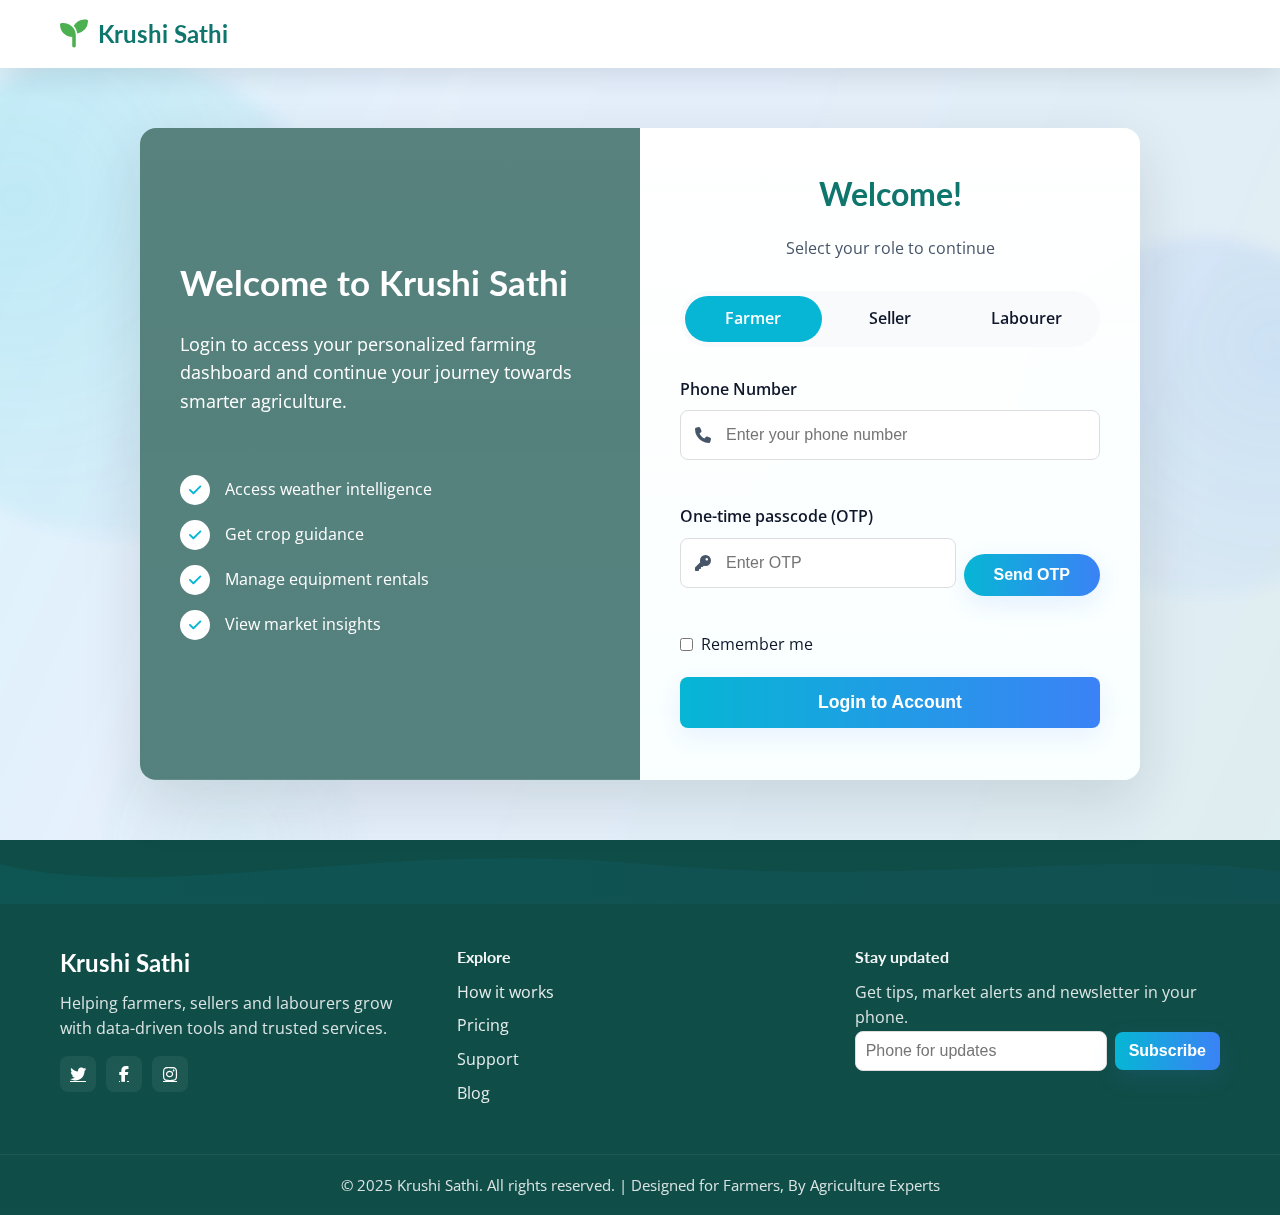
<file: login.html>
<!DOCTYPE html>
<html lang="en">
<head>
    <meta charset="UTF-8">
    <meta name="viewport" content="width=device-width, initial-scale=1.0">
    <title>Login - Krushi Sathi</title>
    <link rel="stylesheet" href="https://fonts.googleapis.com/css2?family=Open+Sans:wght@300;400;600;700&family=Lato:wght@300;400;700&display=swap">
    <link rel="stylesheet" href="https://cdnjs.cloudflare.com/ajax/libs/font-awesome/6.4.0/css/all.min.css">
    <style>
        :root {
            --primary-green: #0f766e;
            --secondary-green: #06b6d4;
            --light-green: #e6fffa;
            --lighter-green: #f8fafc;
            --accent-orange: #fb923c;
            --accent-blue: #3b82f6;
            --btn-gradient-start: #06b6d4;
            --btn-gradient-end: #3b82f6;
            --dark-text: #0f172a;
            --light-text: #475569;
            --white: #ffffff;
            --shadow: 0 6px 30px rgba(15, 23, 42, 0.12);
            --transition: all 0.28s cubic-bezier(.2,.9,.2,1);
        }
        
        * {
            margin: 0;
            padding: 0;
            box-sizing: border-box;
        }
        
        body {
            font-family: 'Open Sans', sans-serif;
            color: var(--dark-text);
            line-height: 1.6;
            overflow-x: hidden;
            background-color: var(--lighter-green);
            display: flex;
            flex-direction: column;
            min-height: 100vh;
        }
        
        h1, h2, h3, h4, h5 {
            font-family: 'Lato', sans-serif;
            font-weight: 700;
            margin-bottom: 1rem;
            color: var(--primary-green);
        }
        
        .container {
            width: 100%;
            max-width: 1200px;
            margin: 0 auto;
            padding: 0 20px;
        }
        
        .btn {
            display: inline-block;
            padding: 12px 30px;
            border-radius: 50px;
            text-decoration: none;
            font-weight: 600;
            transition: var(--transition);
            cursor: pointer;
            border: none;
            font-size: 1rem;
        }
        
        .btn-primary {
            background: linear-gradient(90deg, var(--btn-gradient-start), var(--btn-gradient-end));
            color: var(--white);
            box-shadow: 0 8px 24px rgba(59,130,246,0.12);
        }

        .btn-primary:hover {
            transform: translateY(-4px) scale(1.02);
            box-shadow: 0 14px 36px rgba(59,130,246,0.14);
            filter: brightness(1.02);
        }
        
        /* Header Styles */
        header {
            background: var(--white);
            box-shadow: var(--shadow);
            width: 100%;
            top: 0;
            z-index: 1000;
        }
        
        .header-container {
            display: flex;
            justify-content: space-between;
            align-items: center;
            padding: 15px 20px;
        }
        
        .logo {
            display: flex;
            align-items: center;
        }
        
        .logo-text {
            font-family: 'Lato', sans-serif;
            font-size: 1.5rem;
            font-weight: 700;
            color: var(--primary-green);
        }
        
        /* Animated Background */
        .bg-visuals {
            position: fixed;
            inset: 0;
            z-index: -1;
            overflow: hidden;
            pointer-events: none;
        }

        .bg-visuals .grad {
            position: absolute;
            inset: -20% -10% -20% -10%;
            background: linear-gradient(120deg, rgba(6,182,212,0.12), rgba(59,130,246,0.08) 35%, rgba(15,118,110,0.10));
            filter: blur(18px) saturate(135%);
            transform: rotate(-6deg) translateZ(0);
            animation: slowShift 12s ease-in-out infinite;
            opacity: 1;
        }

        .bg-visuals .orb { 
            position: absolute; 
            border-radius: 50%; 
            filter: blur(8px); 
            opacity: 0.34; 
        }
        
        .bg-visuals .orb.o1 { 
            width: 480px; 
            height: 480px; 
            background: radial-gradient(circle at 30% 30%, rgba(6,182,212,0.42), rgba(6,182,212,0.06)); 
            left: -10%; 
            top: 6%; 
            animation: orbFloat 18s linear infinite; 
        }
        
        .bg-visuals .orb.o2 { 
            width: 360px; 
            height: 360px; 
            background: radial-gradient(circle at 70% 30%, rgba(59,130,246,0.36), rgba(59,130,246,0.06)); 
            right: -8%; 
            top: 26%; 
            animation: orbFloat 22s linear infinite reverse; 
        }
        
        .bg-visuals .orb.o3 { 
            width: 260px; 
            height: 260px; 
            background: radial-gradient(circle at 50% 50%, rgba(127,211,198,0.28), rgba(127,211,198,0.04)); 
            left: 8%; 
            bottom: -8%; 
            animation: orbFloat 20s linear infinite; 
        }

        @keyframes slowShift { 
            0% { transform: translateX(-2%) rotate(-6deg); } 
            50% { transform: translateX(2%) rotate(-6deg); } 
            100% { transform: translateX(-2%) rotate(-6deg); } 
        }
        
        @keyframes orbFloat { 
            0% { transform: translateY(0) scale(1); } 
            50% { transform: translateY(-28px) scale(1.03); } 
            100% { transform: translateY(0) scale(1); } 
        }

        @media (prefers-reduced-motion: reduce) {
            .bg-visuals .grad, .bg-visuals .orb { 
                animation: none !important; 
                filter: none; 
            }
        }
        
        /* Login Section */
        .login-section {
            flex: 1;
            display: flex;
            align-items: center;
            justify-content: center;
            padding: 60px 0;
        }
        
        .login-container {
            display: flex;
            width: 100%;
            max-width: 1000px;
            min-height: 550px;
            background: linear-gradient(180deg, rgba(255,255,255,0.98), rgba(250,255,255,0.96));
            border-radius: 16px;
            overflow: hidden;
            box-shadow: 0 20px 60px rgba(6,24,24,0.12);
            position: relative;
        }
        
        .login-left {
            flex: 1;
            background: linear-gradient(rgba(6,70,64,0.68), rgba(6,70,64,0.68)), 
                        url('https://images.unsplash.com/photo-1625246335525-6215c0345729?ixlib=rb-4.0.3&auto=format&fit=crop&w=1770&q=80');
            background-size: cover;
            background-position: center;
            color: var(--white);
            padding: 40px;
            display: flex;
            flex-direction: column;
            justify-content: center;
        }
        
        .login-left h2 {
            color: var(--white);
            font-size: 2.2rem;
            margin-bottom: 20px;
        }
        
        .login-left p {
            margin-bottom: 30px;
            font-size: 1.1rem;
        }
        
        .login-features {
            list-style: none;
            margin-top: 30px;
        }
        
        .login-features li {
            margin-bottom: 15px;
            display: flex;
            align-items: center;
        }
        
        .login-features i {
            color: var(--secondary-green);
            background: var(--white);
            width: 30px;
            height: 30px;
            border-radius: 50%;
            display: flex;
            align-items: center;
            justify-content: center;
            margin-right: 15px;
            font-size: 14px;
        }
        
        .login-right {
            flex: 1;
            padding: 40px;
            display: flex;
            flex-direction: column;
            justify-content: center;
        }
        
        .form-header {
            text-align: center;
            margin-bottom: 30px;
        }
        
        .form-header h2 {
            font-size: 2rem;
            color: var(--primary-green);
        }
        
        .form-header p {
            color: var(--light-text);
            margin-top: 8px;
        }
        
        .form-toggle {
            display: flex;
            background: var(--lighter-green);
            border-radius: 50px;
            margin-bottom: 30px;
            padding: 5px;
        }
        
        .form-toggle-btn {
            flex: 1;
            padding: 10px;
            text-align: center;
            cursor: pointer;
            border-radius: 50px;
            transition: var(--transition);
            font-weight: 600;
        }
        
        .form-toggle-btn.active {
            background: var(--secondary-green);
            color: var(--white);
        }
        
        .form-toggle-btn:hover:not(.active) {
            background: rgba(6,182,212,0.1);
        }
        
        .form-group {
            margin-bottom: 20px;
        }
        
        .form-group label {
            display: block;
            margin-bottom: 8px;
            font-weight: 600;
            color: var(--dark-text);
        }
        
        .form-control {
            width: 100%;
            padding: 15px;
            border: 1px solid #ddd;
            border-radius: 8px;
            font-size: 1rem;
            transition: var(--transition);
        }
        
        .form-control:focus {
            border-color: var(--secondary-green);
            outline: none;
            box-shadow: 0 6px 30px rgba(6,182,212,0.08), 0 0 0 6px rgba(6,182,212,0.06);
        }
        
        .input-with-icon {
            position: relative;
        }
        
        .input-with-icon i {
            position: absolute;
            left: 15px;
            top: 50%;
            transform: translateY(-50%);
            color: var(--light-text);
        }
        
        .input-with-icon .form-control {
            padding-left: 45px;
        }
        
        .remember-forgot {
            display: flex;
            justify-content: space-between;
            align-items: center;
            margin-bottom: 20px;
        }
        
        .remember-me {
            display: flex;
            align-items: center;
        }
        
        .remember-me input {
            margin-right: 8px;
        }
        
        .forgot-password {
            color: var(--btn-gradient-start);
            text-decoration: none;
            font-weight: 600;
        }

        .forgot-password:hover {
            text-decoration: underline;
        }
        
        .submit-btn {
            width: 100%;
            padding: 15px;
            background: linear-gradient(90deg, var(--btn-gradient-start), var(--btn-gradient-end));
            color: var(--white);
            border: none;
            border-radius: 8px;
            font-size: 1.1rem;
            font-weight: 600;
            cursor: pointer;
            transition: var(--transition);
            box-shadow: 0 8px 24px rgba(59,130,246,0.10);
        }

        .submit-btn:hover {
            transform: translateY(-3px);
            filter: brightness(1.03);
            box-shadow: 0 12px 32px rgba(59,130,246,0.15);
        }
        
        .signup-link {
            text-align: center;
            margin-top: 20px;
            color: var(--light-text);
        }
        
        .signup-link a {
            color: var(--secondary-green);
            text-decoration: none;
            font-weight: 600;
        }
        
        .signup-link a:hover {
            text-decoration: underline;
        }
        
        /* Footer */
        footer {
            margin-top: auto;
        }

        .footer-wave svg { display:block; width:100%; height:64px; }

        .site-footer { background: linear-gradient(180deg, rgba(6,70,64,0.96), rgba(6,70,64,0.96)); color: var(--white); }
        .footer-inner { display:flex; gap:32px; padding:40px 20px; align-items:flex-start; }
        .footer-col { flex:1; }
        .footer-brand h3 { font-size:1.5rem; margin-bottom:8px; color:var(--white); }
        .muted { color: rgba(255,255,255,0.85); }
        .socials { margin-top:14px; display:flex; gap:10px; }
        .social { display:inline-flex; width:36px; height:36px; align-items:center; justify-content:center; border-radius:8px; background: rgba(255,255,255,0.06); color:var(--white); transition:var(--transition); }
        .social:hover { transform:translateY(-3px); background: rgba(255,255,255,0.10); }

        .footer-links h4, .footer-newsletter h4 { color: rgba(255,255,255,0.95); margin-bottom:10px; }
        .footer-links ul { list-style:none; padding:0; margin:0; }
        .footer-links li { margin-bottom:8px; }
        .footer-links a { color: rgba(255,255,255,0.9); text-decoration:none; }
        .footer-links a:hover { text-decoration:underline; }

        .footer-bottom { padding: 18px 20px; border-top: 1px solid rgba(255,255,255,0.06); text-align:center; font-size:0.95rem; color: rgba(255,255,255,0.85); }

        @media (max-width: 900px) {
            .footer-inner { flex-direction:column; gap:20px; }
        }
        
        /* Responsive Design */
        @media (max-width: 992px) {
            .login-container {
                flex-direction: column;
                max-width: 600px;
            }
            
            .login-left {
                display: none;
            }
        }
        
        @media (max-width: 768px) {
            .remember-forgot {
                flex-direction: column;
                align-items: flex-start;
                gap: 10px;
            }
            
            .form-toggle-btn {
                font-size: 0.9rem;
                padding: 8px;
            }
        }
        
        @media (max-width: 480px) {
            .login-right {
                padding: 25px;
            }
            
            .form-header h2 {
                font-size: 1.8rem;
            }
        }

        /* Inline error styling & small animations */
        .field-error {
            margin-top: 8px;
            color: #c53030; /* red-600 */
            font-size: 0.9rem;
            min-height: 1.1em;
            opacity: 0.95;
        }

        .reveal {
            animation: revealUp .28s cubic-bezier(.2,.9,.2,1);
        }

        @keyframes revealUp {
            from { transform: translateY(6px); opacity: 0; }
            to { transform: translateY(0); opacity: 1; }
        }

        /* Submit button spinner */
        .submit-btn { position: relative; overflow: hidden; }
        .btn-spinner {
            position: absolute;
            right: 14px;
            top: 50%;
            width: 18px;
            height: 18px;
            margin-top: -9px;
            border-radius: 50%;
            border: 2px solid rgba(255,255,255,0.22);
            border-top-color: rgba(255,255,255,0.95);
            opacity: 0;
            transform: scale(0.9);
            transition: opacity .18s ease, transform .18s ease;
        }
        .btn-spinner.active { opacity: 1; transform: scale(1); }
        .submit-btn.success { background: linear-gradient(90deg,#10b981,#06b6d4); }

        @media (prefers-reduced-motion: reduce) {
            .reveal, .btn-spinner, .submit-btn { animation: none !important; transition: none !important; }
        }
    </style>
</head>
<body>
    <div class="bg-visuals" aria-hidden="true">
        <div class="grad"></div>
        <div class="orb o1"></div>
        <div class="orb o2"></div>
        <div class="orb o3"></div>
    </div>

    <!-- Header -->
    <header>
        <div class="container header-container">
            <div class="logo">
                <i class="fas fa-seedling" style="color: #4CAF50; font-size: 28px; margin-right: 10px;"></i>
                <span class="logo-text">Krushi Sathi</span>
            </div>
            
            <div class="auth-buttons">
                <!-- sign-up removed as requested -->
            </div>
        </div>
    </header>

    <!-- Login Section -->
    <section class="login-section">
        <div class="login-container">
            <div class="login-left">
                <h2>Welcome to Krushi Sathi</h2>
                <p>Login to access your personalized farming dashboard and continue your journey towards smarter agriculture.</p>
                
                <ul class="login-features">
                    <li><i class="fas fa-check"></i> Access weather intelligence</li>
                    <li><i class="fas fa-check"></i> Get crop guidance</li>
                    <li><i class="fas fa-check"></i> Manage equipment rentals</li>
                    <li><i class="fas fa-check"></i> View market insights</li>
                </ul>
            </div>
            
            <div class="login-right">
                <div class="form-header">
                    <h2 id="welcomeTitle">Welcome!</h2>
                    <p id="welcomeSubtitle">Select your role to continue</p>
                </div>
                
                <div class="form-toggle roles">
                    <div class="form-toggle-btn role active" data-role="farmer">Farmer</div>
                    <div class="form-toggle-btn role" data-role="seller">Seller</div>
                    <div class="form-toggle-btn role" data-role="labourer">Labourer</div>
                </div>
                
                <form id="loginForm">
                    <div class="form-group">
                        <label for="phone">Phone Number</label>
                        <div class="input-with-icon">
                            <i class="fas fa-phone"></i>
                            <input type="tel" class="form-control" id="phone" placeholder="Enter your phone number" required aria-required="true" aria-describedby="phoneError">
                        </div>
                        <div id="phoneError" class="field-error" aria-live="polite"></div>
                    </div>
                    
                    <!-- Seller-specific input -->
                    <div class="form-group" id="sellerInfo" style="display:none;">
                        <label for="shop">Shop / Business Name</label>
                        <div class="input-with-icon">
                            <i class="fas fa-store"></i>
                            <input type="text" class="form-control" id="shop" placeholder="Enter your shop or business name" aria-describedby="shopError">
                        </div>
                        <div id="shopError" class="field-error" aria-live="polite"></div>
                    </div>

                    <!-- Labourer-specific input -->
                    <div class="form-group" id="labourerInfo" style="display:none;">
                        <label for="skill">Location</label>
                        <div class="input-with-icon">
                            <i class="fas fa-hammer"></i>
                            <input type="text" class="form-control" id="skill" placeholder="Enter primary location" aria-describedby="skillError">
                        </div>
                        <div id="skillError" class="field-error" aria-live="polite"></div>
                    </div>
                    
                    <!-- OTP flow replaces password -->
                    <div class="form-group otp-row">
                        <label for="phone">One-time passcode (OTP)</label>
                        <div style="display:flex;gap:8px;align-items:center;">
                            <div style="flex:1; position:relative;">
                                <div class="input-with-icon">
                                    <i class="fas fa-key"></i>
                                    <input type="text" class="form-control" id="otp" placeholder="Enter OTP" inputmode="numeric" aria-describedby="otpError" style="padding-left:45px;">
                                </div>
                                <div id="otpError" class="field-error" aria-live="polite"></div>
                            </div>
                            <div style="min-width:130px;display:flex;flex-direction:column;gap:6px;">
                                <button type="button" class="btn btn-primary" id="sendOtpBtn">Send OTP</button>
                                <button type="button" class="btn" id="resendOtpBtn" style="display:none;">Resend</button>
                                <div id="otpCountdown" style="font-size:0.9rem;color:var(--light-text);text-align:center;display:none;">01:00</div>
                            </div>
                        </div>
                    </div>

                    <div class="remember-forgot">
                        <div class="remember-me">
                            <input type="checkbox" id="remember">
                            <label for="remember">Remember me</label>
                        </div>
                        <!-- Forgot Password removed -->
                    </div>
                    
                    <button type="submit" class="submit-btn" id="submitBtn">
                        <span class="btn-label">Login to Account</span>
                        <span class="btn-spinner" aria-hidden="true"></span>
                    </button>
                    <div id="devStatus" aria-live="polite" style="margin-top:12px;color:rgba(6,70,64,0.9);font-size:0.95rem;"></div>
                </form>
                
                <!-- signup link intentionally removed -->
            </div>
        </div>
    </section>

    <!-- Footer -->
    <footer class="site-footer" aria-labelledby="footerTitle">
        <!-- wave divider -->
        <div class="footer-wave" aria-hidden="true">
            <svg viewBox="0 0 1200 80" preserveAspectRatio="none" xmlns="http://www.w3.org/2000/svg">
                <path d="M0,30 C150,80 350,0 600,30 C850,60 1050,10 1200,40 L1200,100 L0,100 Z" fill="url(#g)" />
                <defs>
                    <linearGradient id="g" x1="0%" x2="100%">
                        <stop offset="0%" stop-color="#06b6d4" stop-opacity="0.08" />
                        <stop offset="100%" stop-color="#3b82f6" stop-opacity="0.06" />
                    </linearGradient>
                </defs>
            </svg>
        </div>

        <div class="footer-inner container">
            <div class="footer-col footer-brand">
                <h3 id="footerTitle">Krushi Sathi</h3>
                <p class="muted">Helping farmers, sellers and labourers grow with data-driven tools and trusted services.</p>
                <div class="socials" aria-label="Social links">
                    <a href="#" class="social" aria-label="Twitter"><i class="fab fa-twitter"></i></a>
                    <a href="#" class="social" aria-label="Facebook"><i class="fab fa-facebook-f"></i></a>
                    <a href="#" class="social" aria-label="Instagram"><i class="fab fa-instagram"></i></a>
                </div>
            </div>

            <div class="footer-col footer-links" aria-label="Helpful links">
                <h4>Explore</h4>
                <ul>
                    <li><a href="#">How it works</a></li>
                    <li><a href="#">Pricing</a></li>
                    <li><a href="#">Support</a></li>
                    <li><a href="#">Blog</a></li>
                </ul>
            </div>

            <div class="footer-col footer-newsletter" aria-label="Stay up to date">
                <h4>Stay updated</h4>
                <p class="muted">Get tips, market alerts and newsletter in your phone.</p>
                <form class="small-form" onsubmit="event.preventDefault(); alert('Thanks — this is a demo');">
                    <div style="display:flex;gap:8px;align-items:center;">
                        <input type="tel" placeholder="Phone for updates" class="form-control" style="flex:1;padding:10px;border-radius:8px;" aria-label="Phone for updates">
                        <button class="btn btn-primary" style="padding:10px 14px;border-radius:8px;">Subscribe</button>
                    </div>
                </form>
            </div>
        </div>

        <div class="footer-bottom">
            <div class="container">
                <p>&copy; 2025 Krushi Sathi. All rights reserved. | Designed for Farmers, By Agriculture Experts</p>
            </div>
        </div>
    </footer>

    <script>
        // Role Selector
        const roleButtons = document.querySelectorAll('.form-toggle.roles .role');
        const loginForm = document.getElementById('loginForm');
        const welcomeTitle = document.getElementById('welcomeTitle');
        const welcomeSubtitle = document.getElementById('welcomeSubtitle');
        const sellerInfo = document.getElementById('sellerInfo');
        const labourerInfo = document.getElementById('labourerInfo');
        const shopInput = document.getElementById('shop');
        const skillInput = document.getElementById('skill');
    const phoneInput = document.getElementById('phone');
    const submitBtn = document.getElementById('submitBtn');
        const btnLabel = submitBtn.querySelector('.btn-label');
        const btnSpinner = submitBtn.querySelector('.btn-spinner');
    const otpInput = document.getElementById('otp');
    const sendOtpBtn = document.getElementById('sendOtpBtn');
    const resendOtpBtn = document.getElementById('resendOtpBtn');
    const otpCountdown = document.getElementById('otpCountdown');
        
        let selectedRole = 'farmer';

        roleButtons.forEach(btn => btn.addEventListener('click', function() {
            roleButtons.forEach(b => b.classList.remove('active'));
            this.classList.add('active');
            selectedRole = this.getAttribute('data-role');
            
            const roleText = this.textContent;
            welcomeTitle.textContent = `Welcome ${roleText}!`;
            welcomeSubtitle.textContent = `Sign in as a ${roleText.toLowerCase()} to continue`;
            
            // Show/hide role-specific fields and set aria-required
            if (selectedRole === 'seller') {
                sellerInfo.style.display = 'block';
                labourerInfo.style.display = 'none';
                shopInput.setAttribute('required', '');
                shopInput.setAttribute('aria-required','true');
                skillInput.removeAttribute('required');
                skillInput.removeAttribute('aria-required');
                sellerInfo.classList.add('reveal');
                labourerInfo.classList.remove('reveal');
                // keep shop input as is (user may have entered it)
            } else if (selectedRole === 'labourer') {
                sellerInfo.style.display = 'none';
                labourerInfo.style.display = 'block';
                skillInput.setAttribute('required', '');
                skillInput.setAttribute('aria-required','true');
                shopInput.removeAttribute('required');
                shopInput.removeAttribute('aria-required');
                labourerInfo.classList.add('reveal');
                sellerInfo.classList.remove('reveal');
                // clear seller input when switching to labourer to avoid accidental redirects
                if (shopInput) { shopInput.value = ''; shopInput.removeAttribute('aria-invalid'); }
            } else {
                sellerInfo.style.display = 'none';
                labourerInfo.style.display = 'none';
                shopInput.removeAttribute('required');
                shopInput.removeAttribute('aria-required');
                skillInput.removeAttribute('required');
                skillInput.removeAttribute('aria-required');
                sellerInfo.classList.remove('reveal');
                labourerInfo.classList.remove('reveal');
                // clear both role-specific inputs when returning to farmer
                if (shopInput) { shopInput.value = ''; shopInput.removeAttribute('aria-invalid'); }
                if (skillInput) { skillInput.value = ''; skillInput.removeAttribute('aria-invalid'); }
            }
        }));

        // small helpers for showing/hiding field errors
        function showFieldError(el, message) {
            const id = el.getAttribute('aria-describedby');
            if (id) {
                const container = document.getElementById(id);
                container.textContent = message || '';
                if (message) {
                    el.setAttribute('aria-invalid', 'true');
                } else {
                    el.removeAttribute('aria-invalid');
                }
            } else if (message) {
                alert(message); // fallback
            }
        }

        function clearAllFieldErrors() {
            ['phoneError','shopError','skillError','otpError'].forEach(i => {
                const n = document.getElementById(i);
                if (n) n.textContent = '';
            });
            if (phoneInput) phoneInput.removeAttribute('aria-invalid');
            if (shopInput) shopInput.removeAttribute('aria-invalid');
            if (skillInput) skillInput.removeAttribute('aria-invalid');
            if (typeof otpInput !== 'undefined' && otpInput) otpInput.removeAttribute('aria-invalid');
        }

        // Phone validation helpers
        function normalizePhone(input) { 
            return input.replace(/[^0-9+]/g, ''); 
        }
        
        function isValidPhone(number) {
            const n = normalizePhone(number);
            if (n.startsWith('+')) return /^\+[0-9]{8,15}$/.test(n);
            return /^[0-9]{10}$/.test(n);
        }

        // OTP management
        let otpTimer = null;
        let otpTtl = 60; // seconds
        let lastOtp = null; // store a mock OTP for demo

        function startOtpCountdown(seconds) {
            clearInterval(otpTimer);
            let remaining = seconds;
            otpCountdown.style.display = 'block';
            resendOtpBtn.style.display = 'none';
            otpCountdown.textContent = formatTime(remaining);
            otpTimer = setInterval(() => {
                remaining -= 1;
                otpCountdown.textContent = formatTime(remaining);
                if (remaining <= 0) {
                    clearInterval(otpTimer);
                    otpCountdown.style.display = 'none';
                    resendOtpBtn.style.display = 'inline-block';
                }
            }, 1000);
        }

        function formatTime(s) {
            const mm = String(Math.floor(s/60)).padStart(2,'0');
            const ss = String(s%60).padStart(2,'0');
            return `${mm}:${ss}`;
        }

        function mockSendOtp() {
            // Generate a 4-digit mock OTP and "send"
            lastOtp = String(Math.floor(1000 + Math.random()*9000));
            console.log('Mock OTP sent:', lastOtp);
            const ds = document.getElementById('devStatus'); if (ds) ds.textContent = `Mock OTP: ${lastOtp}`;
        }

        sendOtpBtn.addEventListener('click', function() {
            clearAllFieldErrors();
            const phone = phoneInput.value.trim();
            if (!phone) { showFieldError(phoneInput, 'Enter your phone to receive OTP'); phoneInput.focus(); return; }
            if (!isValidPhone(phone)) { showFieldError(phoneInput, 'Enter a valid phone number first'); phoneInput.focus(); return; }
            // mock send
            mockSendOtp();
            startOtpCountdown(otpTtl);
            sendOtpBtn.textContent = 'Sent';
            sendOtpBtn.setAttribute('disabled','');
            resendOtpBtn.style.display = 'none';
            otpInput.focus();
        });

        resendOtpBtn.addEventListener('click', function() {
            mockSendOtp();
            startOtpCountdown(otpTtl);
            resendOtpBtn.style.display = 'none';
            sendOtpBtn.textContent = 'Sent';
        });

        // remove password-related references (if any) and use OTP in validation
        // Form submission (with inline errors and animated submit)
        loginForm.addEventListener('submit', function(e) {
            e.preventDefault();
            try {
                console.log('submit handler start');
                clearAllFieldErrors();

            const phone = phoneInput.value.trim();
            const otp = otpInput ? otpInput.value.trim() : '';

            let hasError = false;

            if (!phone) { showFieldError(phoneInput, 'Phone number is required'); hasError = true; }
            else if (!isValidPhone(phone)) { showFieldError(phoneInput, 'Enter a valid phone (10-digit or +country)'); hasError = true; }

            // Validate OTP instead of password
            if (!otp) { showFieldError(otpInput, 'Enter the OTP sent to your phone'); hasError = true; }
            else if (!/^[0-9]{4,6}$/.test(otp)) { showFieldError(otpInput, 'OTP should be 4-6 digits'); hasError = true; }

            if (selectedRole === 'seller') {
                const shop = shopInput.value.trim();
                if (!shop) { showFieldError(shopInput, 'Shop / business name is required'); hasError = true; }
                else if (shop.length < 3) { showFieldError(shopInput, 'Minimum 3 characters required'); hasError = true; }
            }

            if (selectedRole === 'labourer') {
                const skill = skillInput.value.trim();
                if (!skill) { showFieldError(skillInput, 'Location is required'); hasError = true; }
                else if (skill.length < 3) { showFieldError(skillInput, 'Minimum 3 characters required'); hasError = true; }
            }

            if (hasError) {
                // focus first invalid
                const firstInvalid = document.querySelector('[aria-invalid="true"]');
                if (firstInvalid) firstInvalid.focus();
                return;
            }

            // Verify OTP (demo-mode: compare to lastOtp)
            if (lastOtp && otp !== lastOtp) {
                showFieldError(otpInput, 'Incorrect OTP');
                otpInput.focus();
                return;
            }

            // Animate submit button: show spinner -> success
            btnLabel.style.opacity = '0';
            btnSpinner.classList.add('active');
            submitBtn.setAttribute('disabled','');

            // simulate network delay
            setTimeout(() => {
                btnSpinner.classList.remove('active');
                btnLabel.textContent = 'Success ✓';
                submitBtn.classList.add('success');

                setTimeout(() => {
                    // Redirect based on the selected role (primary source of truth)
                    let target;
                    if (selectedRole === 'seller') target = 'seller.html';
                    else if (selectedRole === 'labourer') target = 'labourer.html';
                    else target = 'farmer.html';
                    console.log('redirecting', { selectedRole, target });
                    const ds = document.getElementById('devStatus'); if (ds) ds.textContent = `Redirecting to ${target}`;
                    // final redirect
                    setTimeout(() => window.location.href = target, 260);
                }, 700);
            }, 900);
            } catch (err) {
                console.error('Error in submit handler', err);
                alert('An unexpected error occurred. See console for details.');
            }
        });

        // Background parallax + idle motion (respects prefers-reduced-motion)
        (function() {
            const prefersReduced = window.matchMedia('(prefers-reduced-motion: reduce)').matches;
            const bg = document.querySelector('.bg-visuals');
            if (!bg || prefersReduced) return;

            const grad = bg.querySelector('.grad');
            const orbs = Array.from(bg.querySelectorAll('.orb'));

            let targetX = 0, targetY = 0;
            let curX = 0, curY = 0;
            let lastMove = performance.now();

            // pointer -> normalized -1..1
            function onPointerMove(e) {
                const x = (e.clientX / window.innerWidth - 0.5) * 2; // -1..1
                const y = (e.clientY / window.innerHeight - 0.5) * 2; // -1..1
                targetX = x; targetY = y;
                lastMove = performance.now();
            }

            window.addEventListener('pointermove', onPointerMove, {passive:true});

            function tick(now) {
                // ease towards target
                curX += (targetX - curX) * 0.08;
                curY += (targetY - curY) * 0.08;

                // gradient moves subtly opposite to cursor for depth
                if (grad) grad.style.transform = `translate(${ -curX * 18 }px, ${ -curY * 10 }px) rotate(-6deg)`;

                // orbs: each orb has its own depth and idle bobbing
                orbs.forEach((o, i) => {
                    const depth = 0.25 + (i / Math.max(1, orbs.length)) * 0.9; // 0.25..1.15
                    const px = curX * (18 * depth);
                    const py = curY * (12 * depth);
                    const idle = Math.sin((now/900) + i) * (6 * depth);
                    const rot = curX * (8 * depth);
                    o.style.transform = `translate(${px}px, ${py + idle}px) rotate(${rot}deg)`;
                });

                requestAnimationFrame(tick);
            }

            requestAnimationFrame(tick);
        })();
    </script>
</body>
</html>
</file>
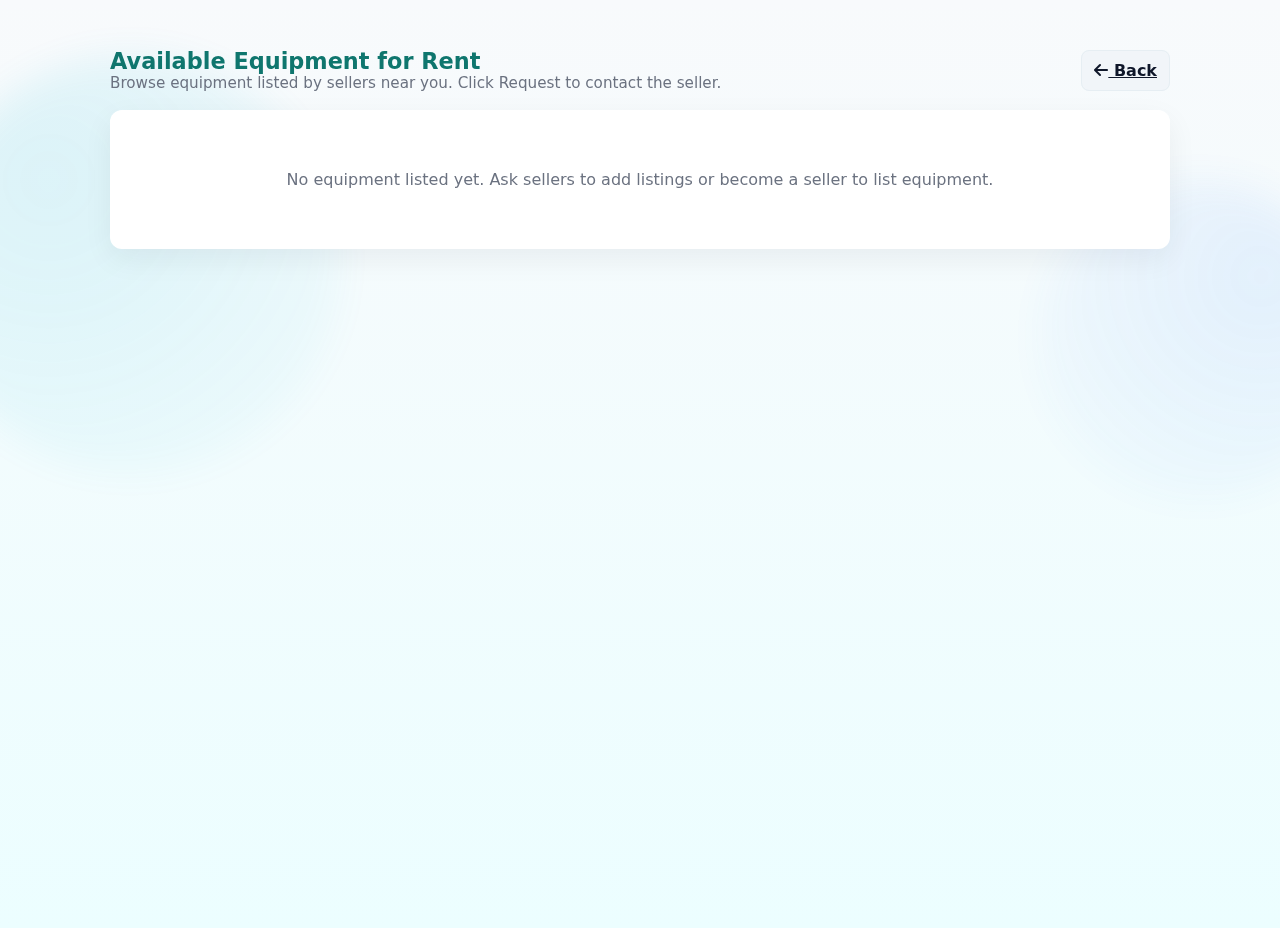
<file: rental.html>
<!DOCTYPE html>
<html lang="en">
<head>
  <meta charset="utf-8">
  <meta name="viewport" content="width=device-width,initial-scale=1">
  <title>Equipment Rentals - Krushi Sathi</title>
  <link rel="stylesheet" href="https://cdnjs.cloudflare.com/ajax/libs/font-awesome/6.4.0/css/all.min.css">
  <style>
    :root{--primary-green:#0f766e;--secondary-green:#06b6d4;--white:#fff;--muted:#6b7280;--card-bg:#ffffff;--shadow:0 10px 30px rgba(15,23,42,0.06)}
    *{box-sizing:border-box}
    body{font-family:Inter, system-ui, -apple-system,Segoe UI, Roboto, 'Open Sans', sans-serif;margin:0;background:linear-gradient(180deg,#f8fafc 0%,#ecfeff 100%);min-height:100vh}
    .container{max-width:1100px;margin:28px auto;padding:20px}
    header{display:flex;align-items:center;justify-content:space-between;margin-bottom:18px}
    header h1{color:var(--primary-green);font-size:1.4rem;margin:0}
    .intro{color:var(--muted);font-size:0.95rem}
    .grid{display:grid;grid-template-columns:repeat(auto-fit,minmax(260px,1fr));gap:18px}
    .card{background:var(--card-bg);padding:16px;border-radius:12px;box-shadow:var(--shadow);display:flex;flex-direction:column}
    .card img{width:100%;height:160px;object-fit:cover;border-radius:8px;margin-bottom:12px}
    .card h3{margin:0 0 6px 0;color:#0f172a}
    .meta{color:var(--muted);font-size:0.9rem;margin-bottom:8px}
    .price{font-weight:700;color:var(--primary-green);margin-bottom:8px}
    .actions{margin-top:auto;display:flex;gap:8px}
    .btn{padding:10px 12px;border-radius:8px;border:none;cursor:pointer;font-weight:600}
    .btn.primary{background:linear-gradient(90deg,var(--secondary-green),#3b82f6);color:var(--white)}
    .btn.ghost{background:#f1f5f9;color:#0f172a;border:1px solid #e6eef3}
    .empty{padding:60px;text-align:center;color:var(--muted);background:var(--card-bg);border-radius:12px;box-shadow:var(--shadow)}

    /* modal */
    .modal-backdrop{position:fixed;inset:0;background:rgba(2,6,23,0.45);display:none;align-items:center;justify-content:center}
    .modal{background:var(--card-bg);padding:18px;border-radius:10px;max-width:520px;width:100%;box-shadow:0 20px 60px rgba(2,6,23,0.4)}
    .modal h4{margin:0 0 10px}
    .modal textarea{width:100%;min-height:110px;padding:10px;border-radius:8px;border:1px solid #e6eef3}
    .modal .modal-actions{display:flex;gap:8px;justify-content:flex-end;margin-top:12px}

    /* background orbs (subtle) */
    .bg-visuals{position:fixed;inset:0;z-index:-1;pointer-events:none}
    .bg-visuals .o{position:absolute;border-radius:50%;filter:blur(18px);opacity:0.18}
    .bg-visuals .o.o1{width:420px;height:420px;left:-6%;top:6%;background:radial-gradient(circle at 30% 30%, rgba(6,182,212,0.6), rgba(6,182,212,0.06))}
    .bg-visuals .o.o2{width:320px;height:320px;right:-6%;top:20%;background:radial-gradient(circle at 70% 30%, rgba(59,130,246,0.5), rgba(59,130,246,0.04))}
    @media (prefers-reduced-motion:reduce){.bg-visuals{display:none}}
  </style>
</head>
<body>
  <div class="bg-visuals" aria-hidden="true"><div class="o o1"></div><div class="o o2"></div></div>
  <div class="container">
    <header>
      <div>
        <h1>Available Equipment for Rent</h1>
        <div class="intro">Browse equipment listed by sellers near you. Click Request to contact the seller.</div>
      </div>
      <div><a href="farmer.html" class="btn ghost"><i class="fas fa-arrow-left"></i> Back</a></div>
    </header>

    <main id="listingsArea">
      <div class="empty">Loading listings…</div>
    </main>
  </div>

  <div class="modal-backdrop" id="modalBackdrop" role="dialog" aria-modal="true" aria-hidden="true">
    <div class="modal" role="document" aria-labelledby="modalTitle">
      <h4 id="modalTitle">Request to Rent</h4>
      <div id="modalInfo" style="color:var(--muted);margin-bottom:8px"></div>
      <label for="message">Message to seller (optional)</label>
      <textarea id="message" placeholder="Hi, I'm interested in renting your equipment..."></textarea>
      <div class="modal-actions">
        <button class="btn ghost" id="cancelBtn">Cancel</button>
        <button class="btn primary" id="sendRequestBtn">Send Request</button>
      </div>
    </div>
  </div>

  <script>
    // Read listings from localStorage and render
    const listingsArea = document.getElementById('listingsArea');
    let listings = JSON.parse(localStorage.getItem('equipmentListings') || '[]');

    function render() {
      if (!listings.length) {
        listingsArea.innerHTML = '<div class="empty">No equipment listed yet. Ask sellers to add listings or become a seller to list equipment.</div>';
        return;
      }

      const html = '<div class="grid">' + listings.map(l => {
        const img = (l.images && l.images[0] && l.images[0].data) ? l.images[0].data : '';
        const price = `₹${(l.price||0).toFixed(2)} / ${l.rate||'unit'}`;
        return `\
          <article class="card" data-id="${l.id}" aria-labelledby="title-${l.id}">\
            ${img?`<img src="${img}" alt="${escapeHtml(l.equipmentName||'equipment')}">`:''}\
            <h3 id="title-${l.id}">${escapeHtml(l.equipmentName||'Untitled')}</h3>\
            <div class="meta">${escapeHtml(l.location||'Unknown location')}</div>\
            <div class="price">${price}</div>\
            <div class="meta">${l.quantity} unit(s) • ${l.availability}</div>\
            <div class="actions">\
              <button class="btn primary" data-action="request" data-id="${l.id}">Request</button>\
              <a class="btn ghost" href="tel:${encodeURIComponent(l.contactPhone||'')}"><i class="fas fa-phone"></i> Call</a>\
            </div>\
          </article>\
        `;
      }).join('') + '</div>';

      listingsArea.innerHTML = html;

      // attach handlers
      document.querySelectorAll('[data-action="request"]').forEach(btn => {
        btn.addEventListener('click', () => {
          openRequestModal(btn.dataset.id);
        });
      });
    }

    function escapeHtml(s){ if(!s) return ''; return s.replaceAll('&','&amp;').replaceAll('<','&lt;').replaceAll('>','&gt;').replaceAll('"','&quot;'); }

    // Modal logic
    const backdrop = document.getElementById('modalBackdrop');
    const modalInfo = document.getElementById('modalInfo');
    const messageInput = document.getElementById('message');
    const cancelBtn = document.getElementById('cancelBtn');
    const sendRequestBtn = document.getElementById('sendRequestBtn');
    let activeListing = null;

    function openRequestModal(id){
      activeListing = listings.find(x=>String(x.id)===String(id));
      if(!activeListing) return;
      modalInfo.textContent = `${activeListing.equipmentName} — ${activeListing.location} — Contact: ${activeListing.contactName || ''}`;
      messageInput.value = `Hi ${activeListing.contactName||'there'}, I'm interested in renting ${activeListing.equipmentName}. Please let me know availability.`;
      backdrop.style.display='flex';
      backdrop.setAttribute('aria-hidden','false');
      messageInput.focus();
    }

    cancelBtn.addEventListener('click', ()=>{ backdrop.style.display='none'; backdrop.setAttribute('aria-hidden','true'); });

    sendRequestBtn.addEventListener('click', ()=>{
      // save a rental request to localStorage so seller can accept/decline
      const msg = messageInput.value.trim();
      const userData = JSON.parse(localStorage.getItem('userData') || '{}');
      const request = {
        id: Date.now(),
        listingId: activeListing.id,
        listingName: activeListing.equipmentName || '',
        sellerPhone: activeListing.contactPhone || '',
        sellerName: activeListing.contactName || '',
        message: msg,
        fromName: userData.name || userData.fullName || 'Farmer',
        fromPhone: userData.phone || userData.contactPhone || '',
        timestamp: new Date().toISOString(),
        status: 'pending'
      };

      const requests = JSON.parse(localStorage.getItem('rentalRequests') || '[]');
      requests.push(request);
      localStorage.setItem('rentalRequests', JSON.stringify(requests));

      // confirmation (demo) and close modal
      alert('Request saved. Seller will see it in their dashboard.');
      backdrop.style.display='none';
      backdrop.setAttribute('aria-hidden','true');
    });

    render();
  </script>
</body>
</html>
</file>
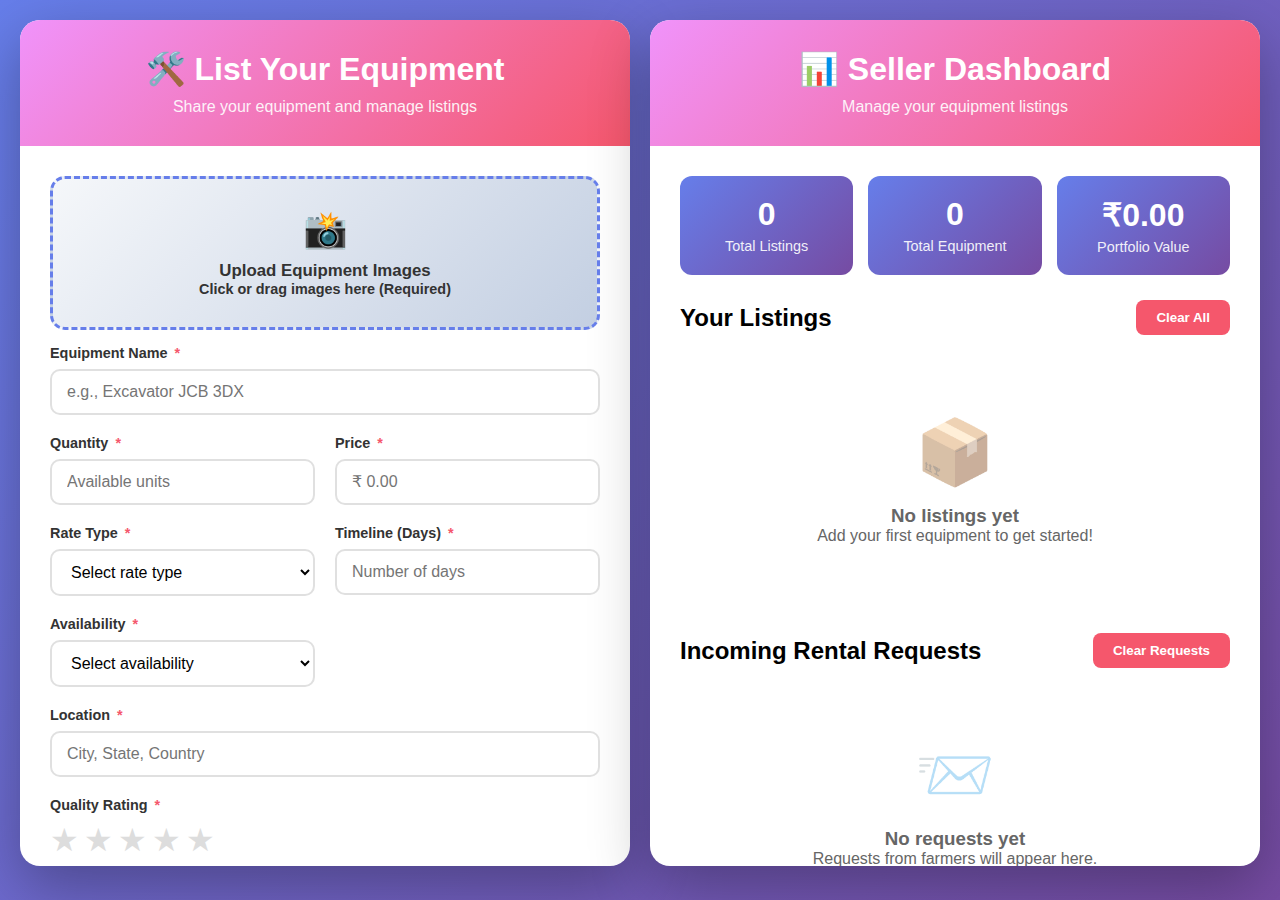
<file: seller.html>
<!DOCTYPE html>
<html lang="en">
<head>
    <meta charset="UTF-8">
    <meta name="viewport" content="width=device-width, initial-scale=1.0">
    <title>Equipment Listing - Upload Your Equipment</title>
    <style>
        * {
            margin: 0;
            padding: 0;
            box-sizing: border-box;
        }

        body {
            font-family: 'Segoe UI', Tahoma, Geneva, Verdana, sans-serif;
            background: linear-gradient(135deg, #667eea 0%, #764ba2 100%);
            min-height: 100vh;
            padding: 20px;
        }

        .container {
            max-width: 1400px;
            margin: 0 auto;
        }

        .main-grid {
            display: grid;
            grid-template-columns: 1fr 1fr;
            gap: 20px;
        }

        .form-section, .dashboard-section {
            background: white;
            border-radius: 20px;
            box-shadow: 0 20px 60px rgba(0,0,0,0.3);
            overflow: hidden;
            animation: slideIn 0.6s ease-out;
        }

        @keyframes slideIn {
            from {
                opacity: 0;
                transform: translateY(-30px);
            }
            to {
                opacity: 1;
                transform: translateY(0);
            }
        }

        .header {
            background: linear-gradient(135deg, #f093fb 0%, #f5576c 100%);
            padding: 30px;
            text-align: center;
            color: white;
        }

        .header h1 {
            font-size: 2em;
            margin-bottom: 10px;
            animation: bounce 1s ease-in-out;
        }

        @keyframes bounce {
            0%, 100% { transform: translateY(0); }
            50% { transform: translateY(-10px); }
        }

        .header p {
            font-size: 1em;
            opacity: 0.9;
        }

        .form-container {
            padding: 30px;
            max-height: 80vh;
            overflow-y: auto;
        }

        .form-grid {
            display: grid;
            grid-template-columns: repeat(auto-fit, minmax(200px, 1fr));
            gap: 20px;
            margin-bottom: 20px;
        }

        .form-group {
            position: relative;
        }

        .form-group.full-width {
            grid-column: 1 / -1;
        }

        label {
            display: block;
            margin-bottom: 8px;
            font-weight: 600;
            color: #333;
            font-size: 0.9em;
        }

        .required {
            color: #f5576c;
            margin-left: 3px;
        }

        input[type="text"],
        input[type="number"],
        input[type="tel"],
        input[type="email"],
        select,
        textarea {
            width: 100%;
            padding: 12px 15px;
            border: 2px solid #e0e0e0;
            border-radius: 10px;
            font-size: 1em;
            transition: all 0.3s ease;
            background: white;
        }

        input:focus,
        select:focus,
        textarea:focus {
            outline: none;
            border-color: #667eea;
            box-shadow: 0 0 0 3px rgba(102, 126, 234, 0.1);
            transform: translateY(-2px);
        }

        textarea {
            resize: vertical;
            min-height: 80px;
        }

        .image-upload {
            border: 3px dashed #667eea;
            border-radius: 15px;
            padding: 30px;
            text-align: center;
            cursor: pointer;
            transition: all 0.3s ease;
            background: linear-gradient(135deg, #f5f7fa 0%, #c3cfe2 100%);
        }

        .image-upload:hover {
            border-color: #f5576c;
            background: linear-gradient(135deg, #ffecd2 0%, #fcb69f 100%);
            transform: scale(1.02);
        }

        .image-upload input {
            display: none;
        }

        .upload-icon {
            font-size: 2.5em;
            margin-bottom: 10px;
            animation: float 3s ease-in-out infinite;
        }

        @keyframes float {
            0%, 100% { transform: translateY(0); }
            50% { transform: translateY(-10px); }
        }

        .image-preview {
            display: grid;
            grid-template-columns: repeat(auto-fill, minmax(120px, 1fr));
            gap: 10px;
            margin-top: 15px;
        }

        .preview-item {
            position: relative;
            border-radius: 10px;
            overflow: hidden;
            box-shadow: 0 4px 10px rgba(0,0,0,0.1);
            animation: fadeIn 0.4s ease-out;
        }

        @keyframes fadeIn {
            from {
                opacity: 0;
                transform: scale(0.8);
            }
            to {
                opacity: 1;
                transform: scale(1);
            }
        }

        .preview-item img {
            width: 100%;
            height: 120px;
            object-fit: cover;
        }

        .remove-btn {
            position: absolute;
            top: 5px;
            right: 5px;
            background: #f5576c;
            color: white;
            border: none;
            width: 25px;
            height: 25px;
            border-radius: 50%;
            cursor: pointer;
            font-size: 1em;
            display: flex;
            align-items: center;
            justify-content: center;
            transition: all 0.3s ease;
        }

        .remove-btn:hover {
            background: #d63447;
            transform: scale(1.1);
        }

        .checkbox-group {
            display: flex;
            align-items: center;
            gap: 10px;
        }

        .checkbox-group input[type="checkbox"] {
            width: 20px;
            height: 20px;
            cursor: pointer;
        }

        .submit-btn {
            width: 100%;
            padding: 15px;
            background: linear-gradient(135deg, #667eea 0%, #764ba2 100%);
            color: white;
            border: none;
            border-radius: 12px;
            font-size: 1.1em;
            font-weight: 600;
            cursor: pointer;
            transition: all 0.3s ease;
            margin-top: 15px;
            position: relative;
            overflow: hidden;
        }

        .submit-btn::before {
            content: '';
            position: absolute;
            top: 50%;
            left: 50%;
            width: 0;
            height: 0;
            border-radius: 50%;
            background: rgba(255,255,255,0.3);
            transform: translate(-50%, -50%);
            transition: width 0.6s, height 0.6s;
        }

        .submit-btn:hover::before {
            width: 300px;
            height: 300px;
        }

        .submit-btn:hover {
            transform: translateY(-3px);
            box-shadow: 0 10px 25px rgba(102, 126, 234, 0.4);
        }

        .submit-btn:active {
            transform: translateY(-1px);
        }

        .success-message {
            display: none;
            background: linear-gradient(135deg, #11998e 0%, #38ef7d 100%);
            color: white;
            padding: 15px;
            border-radius: 12px;
            margin-top: 15px;
            text-align: center;
            font-weight: 600;
            animation: slideIn 0.5s ease-out;
        }

        .success-message.show {
            display: block;
        }

        .quality-stars {
            display: flex;
            gap: 5px;
            font-size: 2em;
        }

        .quality-stars span {
            cursor: pointer;
            color: #ddd;
            transition: all 0.2s ease;
        }

        .quality-stars span:hover,
        .quality-stars span.active {
            color: #ffd700;
            transform: scale(1.2);
        }

        /* Dashboard Styles */
        .dashboard-container {
            padding: 30px;
            max-height: 80vh;
            overflow-y: auto;
        }

        .dashboard-stats {
            display: grid;
            grid-template-columns: repeat(3, 1fr);
            gap: 15px;
            margin-bottom: 25px;
        }

        .stat-card {
            background: linear-gradient(135deg, #667eea 0%, #764ba2 100%);
            color: white;
            padding: 20px;
            border-radius: 12px;
            text-align: center;
            animation: fadeIn 0.5s ease-out;
        }

        .stat-card h3 {
            font-size: 2em;
            margin-bottom: 5px;
        }

        .stat-card p {
            opacity: 0.9;
            font-size: 0.9em;
        }

        .listings-header {
            display: flex;
            justify-content: space-between;
            align-items: center;
            margin-bottom: 20px;
        }

        .clear-btn {
            padding: 10px 20px;
            background: #f5576c;
            color: white;
            border: none;
            border-radius: 8px;
            cursor: pointer;
            font-weight: 600;
            transition: all 0.3s ease;
        }

        .clear-btn:hover {
            background: #d63447;
            transform: translateY(-2px);
        }

        .equipment-card {
            background: #f8f9fa;
            border-radius: 15px;
            padding: 20px;
            margin-bottom: 20px;
            border: 2px solid #e0e0e0;
            transition: all 0.3s ease;
            animation: slideIn 0.5s ease-out;
        }

        .equipment-card:hover {
            border-color: #667eea;
            box-shadow: 0 5px 20px rgba(102, 126, 234, 0.2);
            transform: translateY(-3px);
        }

        .card-header {
            display: flex;
            justify-content: space-between;
            align-items: start;
            margin-bottom: 15px;
        }

        .card-title {
            font-size: 1.4em;
            color: #333;
            font-weight: 700;
        }

        .card-images {
            display: grid;
            grid-template-columns: repeat(auto-fill, minmax(100px, 1fr));
            gap: 10px;
            margin-bottom: 15px;
        }

        .card-images img {
            width: 100%;
            height: 100px;
            object-fit: cover;
            border-radius: 8px;
        }

        .card-details {
            display: grid;
            grid-template-columns: repeat(2, 1fr);
            gap: 10px;
            margin-bottom: 15px;
        }

        .detail-item {
            display: flex;
            align-items: center;
            gap: 8px;
            font-size: 0.95em;
        }

        .detail-label {
            font-weight: 600;
            color: #667eea;
        }

        .card-contact {
            background: white;
            padding: 15px;
            border-radius: 10px;
            margin-bottom: 10px;
        }

        .card-footer {
            display: flex;
            justify-content: space-between;
            align-items: center;
            padding-top: 15px;
            border-top: 2px solid #e0e0e0;
        }

        .timestamp {
            font-size: 0.85em;
            color: #666;
        }

        .delete-btn {
            padding: 8px 15px;
            background: #f5576c;
            color: white;
            border: none;
            border-radius: 6px;
            cursor: pointer;
            font-weight: 600;
            transition: all 0.3s ease;
        }

        .delete-btn:hover {
            background: #d63447;
            transform: scale(1.05);
        }

        .empty-state {
            text-align: center;
            padding: 60px 20px;
            color: #666;
        }

        .empty-state-icon {
            font-size: 4em;
            margin-bottom: 15px;
            opacity: 0.5;
        }

        @media (max-width: 1200px) {
            .main-grid {
                grid-template-columns: 1fr;
            }
            
            .form-container, .dashboard-container {
                max-height: none;
            }
        }

        @media (max-width: 768px) {
            .form-grid {
                grid-template-columns: 1fr;
            }
            
            .dashboard-stats {
                grid-template-columns: 1fr;
            }
            
            .card-details {
                grid-template-columns: 1fr;
            }
        }
    </style>
</head>
<body>
    <div class="container">
        <div class="main-grid">
            <!-- Form Section -->
            <div class="form-section">
                <div class="header">
                    <h1>🛠️ List Your Equipment</h1>
                    <p>Share your equipment and manage listings</p>
                </div>

                <div class="form-container">
                    <form id="equipmentForm">
                        <div class="form-group full-width">
                            <label class="image-upload" for="images">
                                <div class="upload-icon">📸</div>
                                <h3>Upload Equipment Images</h3>
                                <p>Click or drag images here (Required)</p>
                                <input type="file" id="images" accept="image/*" multiple required>
                            </label>
                            <div class="image-preview" id="imagePreview"></div>
                        </div>

                        <div class="form-grid">
                            <div class="form-group full-width">
                                <label for="equipmentName">Equipment Name <span class="required">*</span></label>
                                <input type="text" id="equipmentName" placeholder="e.g., Excavator JCB 3DX" required>
                            </div>

                            <div class="form-group">
                                <label for="quantity">Quantity <span class="required">*</span></label>
                                <input type="number" id="quantity" min="1" placeholder="Available units" required>
                            </div>

                            <div class="form-group">
                                <label for="price">Price <span class="required">*</span></label>
                                <input type="number" id="price" min="0" step="0.01" placeholder="₹ 0.00" required>
                            </div>

                            <div class="form-group">
                                <label for="rate">Rate Type <span class="required">*</span></label>
                                <select id="rate" required>
                                    <option value="">Select rate type</option>
                                    <option value="hourly">Per Hour</option>
                                    <option value="daily">Per Day</option>
                                    <option value="weekly">Per Week</option>
                                    <option value="monthly">Per Month</option>
                                </select>
                            </div>

                            <div class="form-group">
                                <label for="timeline">Timeline (Days) <span class="required">*</span></label>
                                <input type="number" id="timeline" min="1" placeholder="Number of days" required>
                            </div>

                            <div class="form-group">
                                <label for="availability">Availability <span class="required">*</span></label>
                                <select id="availability" required>
                                    <option value="">Select availability</option>
                                    <option value="immediate">Immediate</option>
                                    <option value="1-3days">1-3 Days</option>
                                    <option value="1week">1 Week</option>
                                    <option value="2weeks">2 Weeks</option>
                                    <option value="custom">Custom</option>
                                </select>
                            </div>

                            <div class="form-group full-width">
                                <label for="location">Location <span class="required">*</span></label>
                                <input type="text" id="location" placeholder="City, State, Country" required>
                            </div>

                            <div class="form-group full-width">
                                <label>Quality Rating <span class="required">*</span></label>
                                <div class="quality-stars" id="qualityRating">
                                    <span data-value="1">★</span>
                                    <span data-value="2">★</span>
                                    <span data-value="3">★</span>
                                    <span data-value="4">★</span>
                                    <span data-value="5">★</span>
                                </div>
                                <input type="hidden" id="quality" required>
                            </div>

                            <div class="form-group">
                                <label for="contactName">Contact Name <span class="required">*</span></label>
                                <input type="text" id="contactName" placeholder="Your name" required>
                            </div>

                            <div class="form-group">
                                <label for="contactPhone">Contact Phone <span class="required">*</span></label>
                                <input type="tel" id="contactPhone" placeholder="+91 XXXXX XXXXX" required>
                            </div>



                            <div class="form-group full-width">
                                <label for="description">Description (Optional)</label>
                                <textarea id="description" placeholder="Additional details..."></textarea>
                            </div>
                        </div>

                        <button type="submit" class="submit-btn">
                            <span>Add to Dashboard 🚀</span>
                        </button>

                        <div class="success-message" id="successMessage">
                            ✅ Equipment added to your dashboard successfully!
                        </div>
                    </form>
                </div>
            </div>

            <!-- Dashboard Section -->
            <div class="dashboard-section">
                <div class="header">
                    <h1>📊 Seller Dashboard</h1>
                    <p>Manage your equipment listings</p>
                </div>

                <div class="dashboard-container">
                    <div class="dashboard-stats">
                        <div class="stat-card">
                            <h3 id="totalListings">0</h3>
                            <p>Total Listings</p>
                        </div>
                        <div class="stat-card">
                            <h3 id="totalEquipment">0</h3>
                            <p>Total Equipment</p>
                        </div>
                        <div class="stat-card">
                            <h3 id="totalValue">₹0</h3>
                            <p>Portfolio Value</p>
                        </div>
                    </div>

                    <div class="listings-header">
                        <h2>Your Listings</h2>
                        <button class="clear-btn" onclick="clearAllListings()">Clear All</button>
                    </div>

                    <div id="listingsContainer">
                        <div class="empty-state">
                            <div class="empty-state-icon">📦</div>
                            <h3>No listings yet</h3>
                            <p>Add your first equipment to get started!</p>
                        </div>
                    </div>

                    <!-- Incoming rental requests -->
                    <div style="margin-top:28px">
                        <div style="display:flex;justify-content:space-between;align-items:center;margin-bottom:10px">
                            <h2>Incoming Rental Requests</h2>
                            <button class="clear-btn" onclick="clearAllRequests()">Clear Requests</button>
                        </div>
                        <div id="requestsContainer">
                            <div class="empty-state">
                                <div class="empty-state-icon">📨</div>
                                <h3>No requests yet</h3>
                                <p>Requests from farmers will appear here.</p>
                            </div>
                        </div>
                    </div>
                </div>
            </div>
        </div>
    </div>

    <script>
        const imageInput = document.getElementById('images');
        const imagePreview = document.getElementById('imagePreview');
        const form = document.getElementById('equipmentForm');
        const successMessage = document.getElementById('successMessage');
        const qualityStars = document.querySelectorAll('.quality-stars span');
        const qualityInput = document.getElementById('quality');
        const listingsContainer = document.getElementById('listingsContainer');

        let uploadedImages = [];
        let listings = JSON.parse(localStorage.getItem('equipmentListings') || '[]');

        // Load listings on page load
        window.addEventListener('load', () => {
            renderListings();
            updateStats();
        });

        imageInput.addEventListener('change', (e) => {
            const files = Array.from(e.target.files);
            
            files.forEach(file => {
                if (file.type.startsWith('image/')) {
                    const reader = new FileReader();
                    reader.onload = (e) => {
                        uploadedImages.push({
                            data: e.target.result,
                            name: file.name
                        });
                        displayImages();
                    };
                    reader.readAsDataURL(file);
                }
            });
        });

        function displayImages() {
            imagePreview.innerHTML = '';
            uploadedImages.forEach((img, index) => {
                const div = document.createElement('div');
                div.className = 'preview-item';
                div.innerHTML = `
                    <img src="${img.data}" alt="${img.name}">
                    <button type="button" class="remove-btn" onclick="removeImage(${index})">×</button>
                `;
                imagePreview.appendChild(div);
            });
        }

        function removeImage(index) {
            uploadedImages.splice(index, 1);
            displayImages();
            
            if (uploadedImages.length === 0) {
                imageInput.value = '';
            }
        }

        qualityStars.forEach(star => {
            star.addEventListener('click', () => {
                const value = star.getAttribute('data-value');
                qualityInput.value = value;
                
                qualityStars.forEach((s, index) => {
                    if (index < value) {
                        s.classList.add('active');
                    } else {
                        s.classList.remove('active');
                    }
                });
            });

            star.addEventListener('mouseenter', () => {
                const value = star.getAttribute('data-value');
                qualityStars.forEach((s, index) => {
                    if (index < value) {
                        s.style.color = '#ffd700';
                    } else {
                        s.style.color = '#ddd';
                    }
                });
            });
        });

        document.querySelector('.quality-stars').addEventListener('mouseleave', () => {
            const selectedValue = qualityInput.value;
            qualityStars.forEach((s, index) => {
                if (index < selectedValue) {
                    s.style.color = '#ffd700';
                } else {
                    s.style.color = '#ddd';
                }
            });
        });

        form.addEventListener('submit', (e) => {
            e.preventDefault();
            
            if (uploadedImages.length === 0) {
                alert('Please upload at least one image of your equipment.');
                return;
            }

            if (!qualityInput.value) {
                alert('Please select a quality rating for your equipment.');
                return;
            }

            const listing = {
                id: Date.now(),
                equipmentName: document.getElementById('equipmentName').value,
                quantity: parseInt(document.getElementById('quantity').value),
                price: parseFloat(document.getElementById('price').value),
                rate: document.getElementById('rate').value,
                timeline: parseInt(document.getElementById('timeline').value),
                availability: document.getElementById('availability').value,
                location: document.getElementById('location').value,
                quality: parseInt(qualityInput.value),
                contactName: document.getElementById('contactName').value,
                contactPhone: document.getElementById('contactPhone').value,
                description: document.getElementById('description').value,
                images: uploadedImages,
                timestamp: new Date().toISOString()
            };

            listings.push(listing);
            localStorage.setItem('equipmentListings', JSON.stringify(listings));

            successMessage.classList.add('show');
            
            setTimeout(() => {
                form.reset();
                uploadedImages = [];
                imagePreview.innerHTML = '';
                qualityStars.forEach(s => s.classList.remove('active'));
                successMessage.classList.remove('show');
                renderListings();
                updateStats();
            }, 2000);
        });

        function renderListings() {
            if (listings.length === 0) {
                listingsContainer.innerHTML = `
                    <div class="empty-state">
                        <div class="empty-state-icon">📦</div>
                        <h3>No listings yet</h3>
                        <p>Add your first equipment to get started!</p>
                    </div>
                `;
                return;
            }

            listingsContainer.innerHTML = listings.map(listing => `
                <div class="equipment-card">
                    <div class="card-header">
                        <div class="card-title">${listing.equipmentName}</div>
                        <div style="color: #ffd700; font-size: 1.2em;">${'★'.repeat(listing.quality)}</div>
                    </div>
                    
                    <div class="card-images">
                        ${listing.images.map(img => `<img src="${img.data}" alt="${img.name}">`).join('')}
                    </div>
                    
                    <div class="card-details">
                        <div class="detail-item">
                            <span class="detail-label">📍 Location:</span>
                            <span>${listing.location}</span>
                        </div>
                        <div class="detail-item">
                            <span class="detail-label">💰 Price:</span>
                            <span>₹${listing.price.toFixed(2)} / ${listing.rate}</span>
                        </div>
                        <div class="detail-item">
                            <span class="detail-label">📦 Quantity:</span>
                            <span>${listing.quantity} units</span>
                        </div>
                        <div class="detail-item">
                            <span class="detail-label">⏰ Timeline:</span>
                            <span>${listing.timeline} days</span>
                        </div>
                        <div class="detail-item">
                            <span class="detail-label">✅ Availability:</span>
                            <span>${listing.availability}</span>
                        </div>
                    </div>
                    
                    ${listing.description ? `<p style="margin-bottom: 15px; color: #666;"><strong>Description:</strong> ${listing.description}</p>` : ''}
                    
                    <div class="card-contact">
                        <strong>Contact Information:</strong><br>
                        👤 ${listing.contactName} | 📞 ${listing.contactPhone}
                    </div>
                    
                    <div class="card-footer">
                        <div class="timestamp">Listed on ${new Date(listing.timestamp).toLocaleString()}</div>
                        <button class="delete-btn" onclick="deleteListing(${listing.id})">Delete</button>
                    </div>
                </div>
            `).join('');
        }

        function deleteListing(id) {
            if (confirm('Are you sure you want to delete this listing?')) {
                listings = listings.filter(listing => listing.id !== id);
                localStorage.setItem('equipmentListings', JSON.stringify(listings));
                renderListings();
                updateStats();
            }
        }

        function clearAllListings() {
            if (confirm('Are you sure you want to clear all listings? This cannot be undone.')) {
                listings = [];
                localStorage.setItem('equipmentListings', JSON.stringify(listings));
                renderListings();
                updateStats();
            }
        }

        function updateStats() {
            const totalListings = listings.length;
            const totalEquipment = listings.reduce((sum, listing) => sum + listing.quantity, 0);
            const totalValue = listings.reduce((sum, listing) => sum + (listing.price * listing.quantity), 0);

            document.getElementById('totalListings').textContent = totalListings;
            document.getElementById('totalEquipment').textContent = totalEquipment;
            document.getElementById('totalValue').textContent = `₹${totalValue.toFixed(2)}`;
        }

        /* --- Rental requests management --- */
        let rentalRequests = JSON.parse(localStorage.getItem('rentalRequests') || '[]');
        const requestsContainer = document.getElementById('requestsContainer');

    // small HTML escape helper (was present in rental.html)
    function escapeHtml(s){ if(!s) return ''; return String(s).replaceAll('&','&amp;').replaceAll('<','&lt;').replaceAll('>','&gt;').replaceAll('"','&quot;'); }

        function renderRequests() {
            rentalRequests = JSON.parse(localStorage.getItem('rentalRequests') || '[]');
            if (!rentalRequests.length) {
                requestsContainer.innerHTML = `
                    <div class="empty-state">
                        <div class="empty-state-icon">📨</div>
                        <h3>No requests yet</h3>
                        <p>Requests from farmers will appear here.</p>
                    </div>
                `;
                return;
            }

            requestsContainer.innerHTML = rentalRequests.map(r => `
                <div style="background:#fff;border-radius:12px;padding:14px;margin-bottom:12px;box-shadow:0 8px 24px rgba(2,6,23,0.06);">
                    <div style="display:flex;justify-content:space-between;align-items:start">
                        <div>
                            <strong>${escapeHtml(r.fromName || 'Farmer')}</strong>
                            <div style="color:#666;font-size:0.95rem">Requested: ${escapeHtml(r.listingName || '')}</div>
                            <div style="color:#666;font-size:0.85rem;margin-top:6px">Message: ${escapeHtml(r.message || '')}</div>
                        </div>
                        <div style="text-align:right;color:#666;font-size:0.85rem">${new Date(r.timestamp).toLocaleString()}</div>
                    </div>
                    <div style="display:flex;gap:8px;margin-top:12px">
                        <button class="btn primary" data-req-action="accept" data-id="${r.id}">Accept</button>
                        <button class="btn" style="background:#fde68a;color:#92400e" data-req-action="decline" data-id="${r.id}">Decline</button>
                        <div style="margin-left:auto;padding:6px 10px;border-radius:8px;background:#f1f5f9;color:#0f172a">Status: <strong>${escapeHtml(r.status)}</strong></div>
                    </div>
                </div>
            `).join('');

            // attach handlers
            requestsContainer.querySelectorAll('[data-req-action]').forEach(btn => {
                btn.addEventListener('click', () => {
                    const id = Number(btn.dataset.id);
                    const action = btn.dataset.reqAction;
                    handleRequestAction(id, action);
                });
            });
        }

        function handleRequestAction(id, action) {
            const idx = rentalRequests.findIndex(r => r.id === id);
            if (idx === -1) return;
            if (action === 'accept') {
                rentalRequests[idx].status = 'accepted';
                // In production: notify farmer via server-side notification/SMS
                alert('Request accepted. You may contact the farmer to arrange pickup.');
            } else if (action === 'decline') {
                rentalRequests[idx].status = 'declined';
                alert('Request declined.');
            }
            localStorage.setItem('rentalRequests', JSON.stringify(rentalRequests));
            renderRequests();
        }

        function clearAllRequests() {
            if (confirm('Clear all rental requests?')) {
                rentalRequests = [];
                localStorage.setItem('rentalRequests', JSON.stringify(rentalRequests));
                renderRequests();
            }
        }

        // render requests initially
        renderRequests();
    </script>
</body>
</html>
</file>
